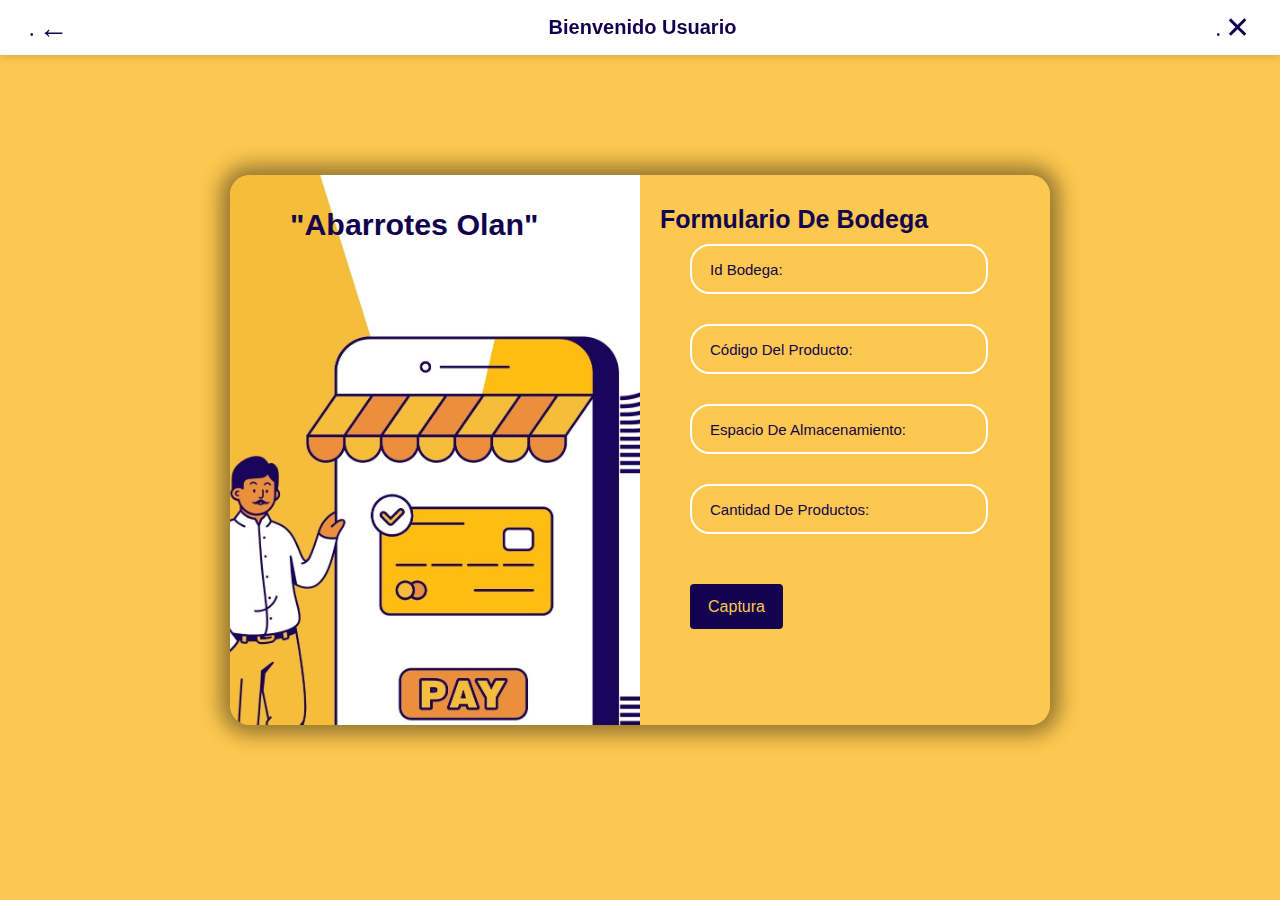
<file: Formulario_bodega.html>
<!DOCTYPE html>
<html lang="es">

<head>
    <meta charset="UTF-8">
    <meta name="viewport" content="width=device-width, initial-scale=1.0">
    <title>Formulario de Bodega</title>
    <link rel="stylesheet" href="https://cdnjs.cloudflare.com/ajax/libs/font-awesome/5.15.2/css/all.min.css">

    <link rel="stylesheet" href="estilosnormal.css">
</head>

<body>

    <div class="barra">
        <a href="TodosFor.html"><span class="icono regresar">&#8592;</span></a>
        <h2>Bienvenido Usuario</h2>
        <a href="indexx.html"><span class="icono salir">&#10005;</span></a>
    </div>

    

    <div class="container">
        <div class="item">

            <div class="contact">
                

                <div class="first-text"></div>
                <h3>"Abarrotes Olan"</h3>
            </div>

            <div class="submit-form">
                
                <h4 class="third-text text">Formulario de bodega</h4>
                <form action="bodega.php" method="post">

                    <div class="input-box">
                        <input type="number" class="input" id="id_bodega" name="id_bodega" required>
                        <label for="id_bodega">id bodega:</label>
                    </div>

                    <div class="input-box">
                        <input type="text" class="input" id="codigo_producto" name="codigo_producto" required>
                        <label for="codigo_producto">Código del Producto:</label>
                    </div>

                    <div class="input-box">
                        <input type="text" class="input" id="espacio_almacenamiento" name="espacio_almacenamiento" required>   
                        <label for="espacio_almacenamiento">Espacio de Almacenamiento:</label>
                    </div>

                    <div class="input-box">
                        <input type="text" class="input" id="cantidad" name="cantidad" required>
                        <label for="cantidad">Cantidad de Productos:</label>
                    </div>
                    

                    <button type="submit"  class="btn" name="Captura"> Captura</button>
                </form>

                <a href="#" class="logout-icon"><i class="fas fa-sign-out-alt"></i> Salir</a>

            </div>



            <div class="submit-form"></div>


        </div>
    </div>




</body>

</html>
</file>
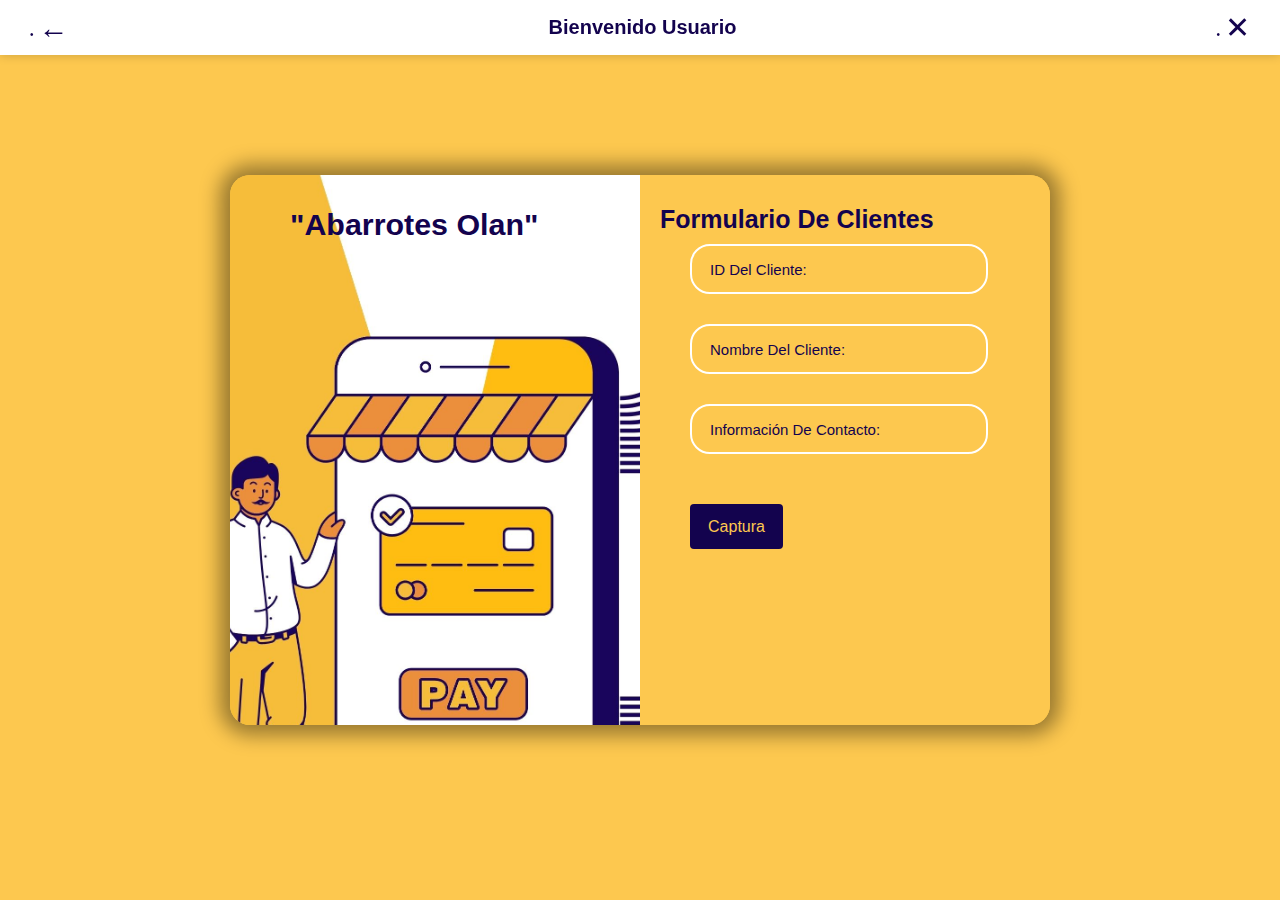
<file: Formulario_clientes.html>
<!DOCTYPE html>
<html lang="es">
<head>
    <meta charset="UTF-8">
    <meta name="viewport" content="width=device-width, initial-scale=1.0">
    <title>Formulario de Clientes</title>
    <link rel="stylesheet" href="estilosnormal.css">
</head>
<body>

    <div class="barra">
        <a href="TodosFor.html"><span class="icono regresar">&#8592;</span></a>
        <h2>Bienvenido Usuario</h2>
        <a href="indexx.html"><span class="icono salir">&#10005;</span></a>
    </div>


    <div class="container">

        <div class="item">

            <div class="contact">
                <div class="first-text"></div>
                <h3>"Abarrotes Olan"</h3>
            </div>

            <div class="submit-form">
                <h4 class="third-text text">Formulario de Clientes</h4>
                <form action="clientes.php" method="post">

                    <div class="input-box">
                        <input type="text" class="input" id="id_cliente" name="id_cliente" required><br>
                        <label for="id_cliente">ID del Cliente:</label>
                    </div>

                    <div class="input-box">
                        <input type="text" class="input" id="nombre_cliente" name="nombre_cliente" required><br>
                        <label for="nombre_cliente">Nombre del Cliente:</label>
                    </div>

                    <div class="input-box">
                        <input type="text" class="input" id="informacion_contacto" name="informacion_contacto" required><br>
                        <label for="informacion_contacto">Información de Contacto:</label>
                    </div>
                   
                    <button type="submit" class="btn" name="Captura"> Captura</button>
                </form>

    
            </div>

        </div>
    </div>

</body>
</html>
</file>
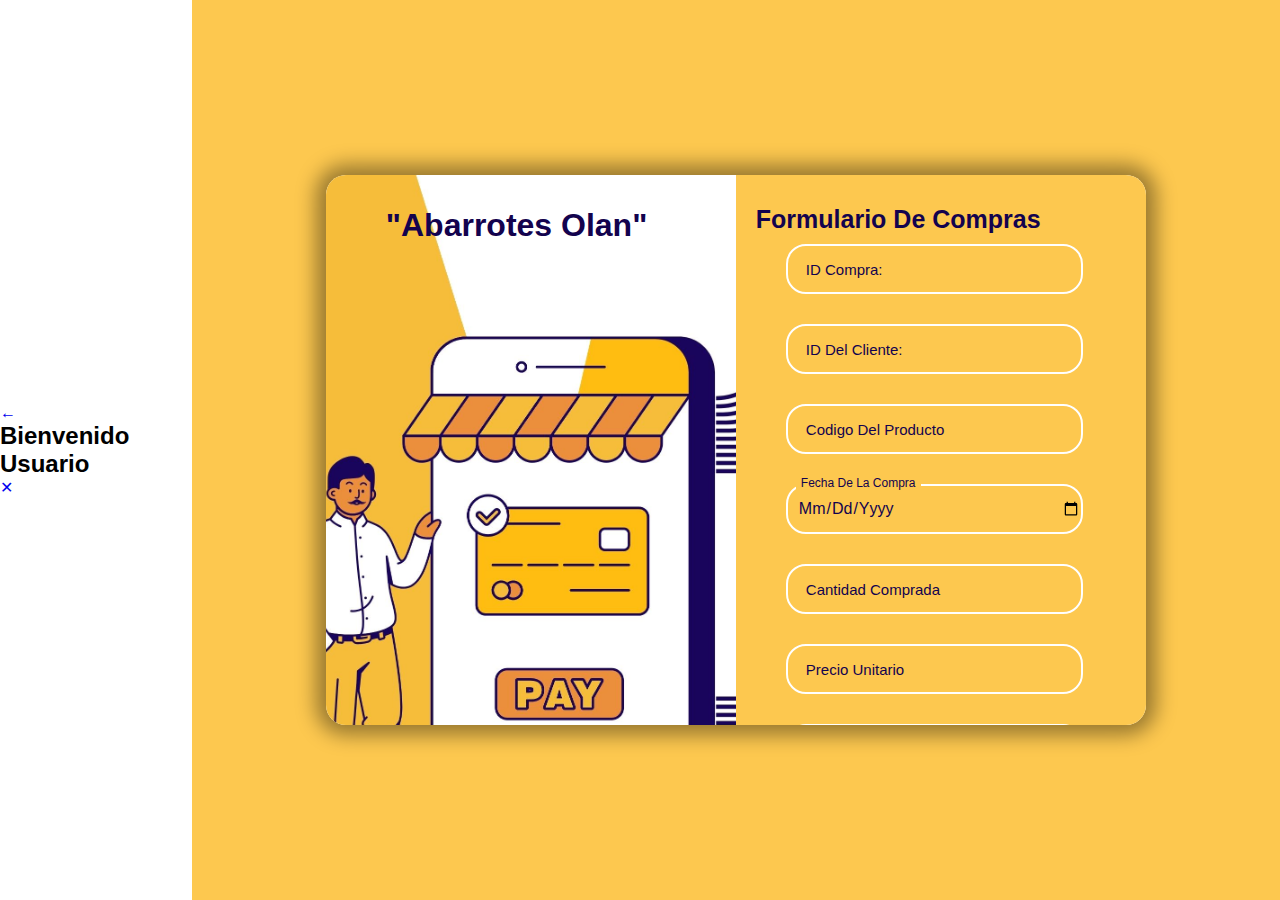
<file: Formulario_compras.html>
<!DOCTYPE html>
<html lang="es">
<head>
    <meta charset="UTF-8">
    <meta name="viewport" content="width=device-width, initial-scale=1.0">
    <title>Formulario compras</title>
    <link rel="stylesheet" href="estilos.css">
    

</head>
<body>

    <div class="barra">
        <a href="TodosFor.html"><span class="icono regresar">&#8592;</span></a>
        <h2>Bienvenido Usuario</h2>
        <a href="indexx.html"><span class="icono salir">&#10005;</span></a>
    </div>


    <div class="container">

        <div class="item">

            <div class="contact">

                <div class="first-text"></div>
                <h3>"Abarrotes Olan"</h3>
            </div>
            
            <div class="submit-form">
                <h4 class="third-text text">Formulario de Compras</h4>
                <form action="compras.php" method="post">

                    <div class="input-box">
                        <input type="text" class="input" name="id_compra" required>
                        <label for="id_compra">ID compra:</label>
                    </div>

                    <div class="input-box">
                        <input type="text"  class="input" name="id_cliente" required>
                        <label for="id_cliente">ID del cliente:</label>

                    </div>

                    <div class="input-box">
                        <input type="text"  class="input" name="codigo_producto" required>
                        <label for="codigo_producto">Codigo del producto</label>

                    </div>

                    <div class="input-box">
                        <input type="date"  class="input" name="fecha_compra" >
                        <label for="fecha_compra">Fecha de la compra</label>

                    </div>

                    <div class="input-box">
                        <input type="text"  class="input" name="cantidad_comprada" required>
                        <label for="cantidad_comprada">Cantidad comprada</label>

                    </div>

                    <div class="input-box">
                        <input type="text"  class="input" name="precio_unitario" required>
                        <label for="precio_unitario">Precio Unitario</label>

                    </div>

                    <div class="input-box">
                        <input type="text"  class="input" name="total_pagar" required>
                        <label for="total_pagar">Total a pagar</label>

                    </div>

                    <button type="submit" class="btn" name="Captura">Captura</button>


                    
                </form>

                
            </div>
        </div>
    </div>

    
    <script src="javascrip.js"></script>

</body>
</html>
</file>
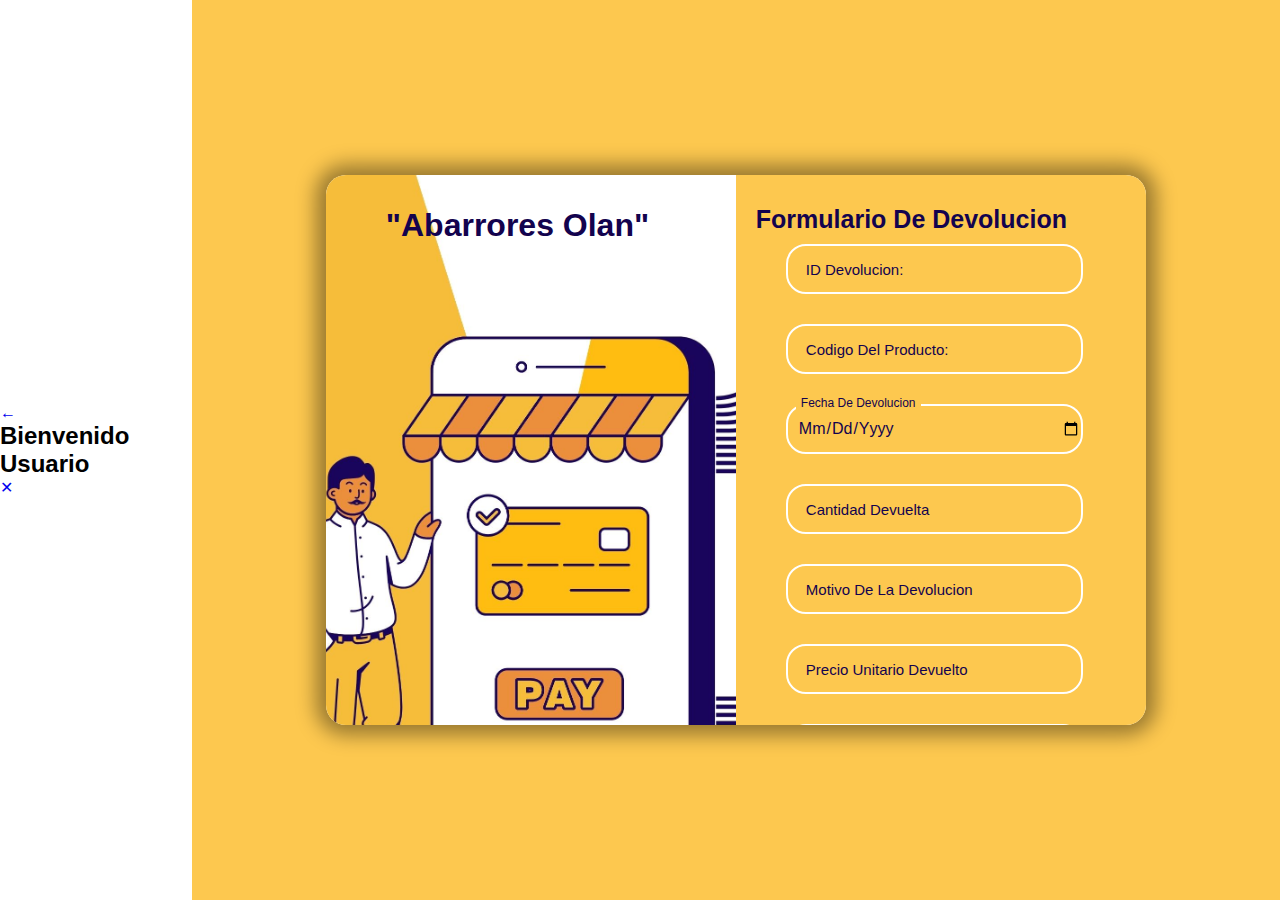
<file: Formulario_devolucion.html>
<!DOCTYPE html>
<html lang="es">
<head>
    <meta charset="UTF-8">
    <meta name="viewport" content="width=device-width, initial-scale=1.0">
    <title>Formulario Devolución</title>
    <link rel="stylesheet" href="estilos.css">
</head>
<body>

    <div class="barra">
        <a href="TodosFor.html"><span class="icono regresar">&#8592;</span></a>
        <h2>Bienvenido Usuario</h2>
        <a href="indexx.html"><span class="icono salir">&#10005;</span></a>
    </div>

    
    <div class="container">

        <div class="item">

            <div class="contact">

                <div class="first-text"></div>
                <h3>"Abarrores Olan"</h3>
            </div>

            <div class="submit-form">
                <h4 class="third-text text">Formulario de Devolucion</h4>
                <form action="devolucion.php" method="post">

                    <div class="input-box">
                        <input type="text" class="input" name="id_devolucion" required>
                        <label for="id_devolucion">ID devolucion:</label>

                    </div>

                    <div class="input-box">
                        <input type="text" class="input" name="codigo_producto" required>
                        <label for="codigo_producto">Codigo del producto:</label>
                    </div>

                    <div class="input-box">
                        <input type="date" class="input" name="fecha_devolucion" >
                        <label for="fecha_devolucion">Fecha de devolucion</label>
                    </div>

                    <div class="input-box">
                        <input type="text"class="input" name="cantidad_devuelta" required>
                        <label for="cantidad_devuelta">Cantidad devuelta</label>
                    </div>

                    <div class="input-box">
                        <input type="text"class="input" name="motivo_devolucion" required>
                        <label for="motivo_devolucion">Motivo de la devolucion</label>

                    </div>

                    <div class="input-box">
                        <input type="text" class="input" name="precio_unitario_devuelto" required>
                        <label for="precio_unitario_devuelto"> Precio unitario devuelto</label>

                    </div>

                    <div class="input-box">
                        <input type="text" class="input" name="precio_total_devuelto" required>
                        <label for="precio_total_devuelto">Precio total devuelto</label>

                    </div>

                    

                    <button type="submit"  class="btn" name="Captura">Captura</button>
                </form> 
            </div>
            
        </div>
    </div>



     
</body>
</html>
</file>
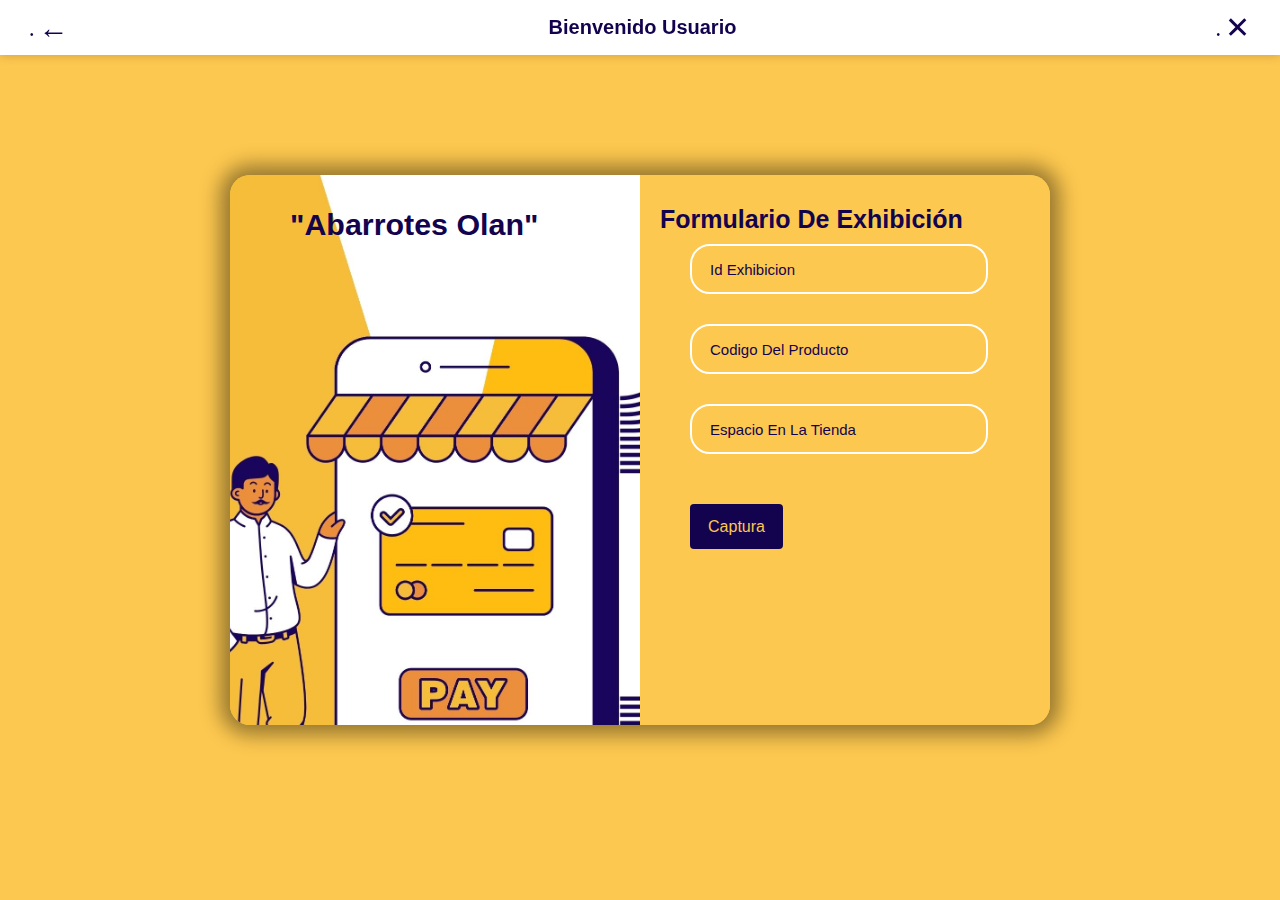
<file: Formulario_exhibicion.html>
<!DOCTYPE html>
<html lang="es">
<head>
    <meta charset="UTF-8">
    <meta name="viewport" content="width=device-width, initial-scale=1.0">
    <title>Formulario Exhibición</title>
    <link rel="stylesheet" href="estilosnormal.css">

</head>
<body>

    <div class="barra">
        <a href="TodosFor.html"><span class="icono regresar">&#8592;</span></a>
        <h2>Bienvenido Usuario</h2>
        <a href="indexx.html"><span class="icono salir">&#10005;</span></a>
    </div>


    <div class="container">

        <div class="item">

            <div class="contact">
                <div class="first-text"></div>
                <h3>"Abarrotes Olan"</h3>
            </div>

            <div class="submit-form">
                <h4 class="third-text text">Formulario de Exhibición</h4>
                <form action="exhibicion.php" method="post">
                    <div class="input-box">
                        <input type="text" class="input" name="id_exhibicion" required>
                        <label for="id_exhibicion">Id exhibicion</label>
                    </div>

                    <div class="input-box">
                        <input type="text" class="input" name="codigo_producto" required>
                        <label for="codigo_producto">Codigo del producto</label>
                    </div>

                    <div class="input-box">
                        <input type="text" class="input" name="espacio_en_tienda" required>
                        <label for="espacio_en_tienda">Espacio en la tienda</label>
                    </div>
                    
                    <button type="submit" class="btn" name="Captura"> Captura</button>
                </form>
            </div>
        </div>
    </div>
   

    <script src="javascrip.js"></script>
</body>
</html>
</file>
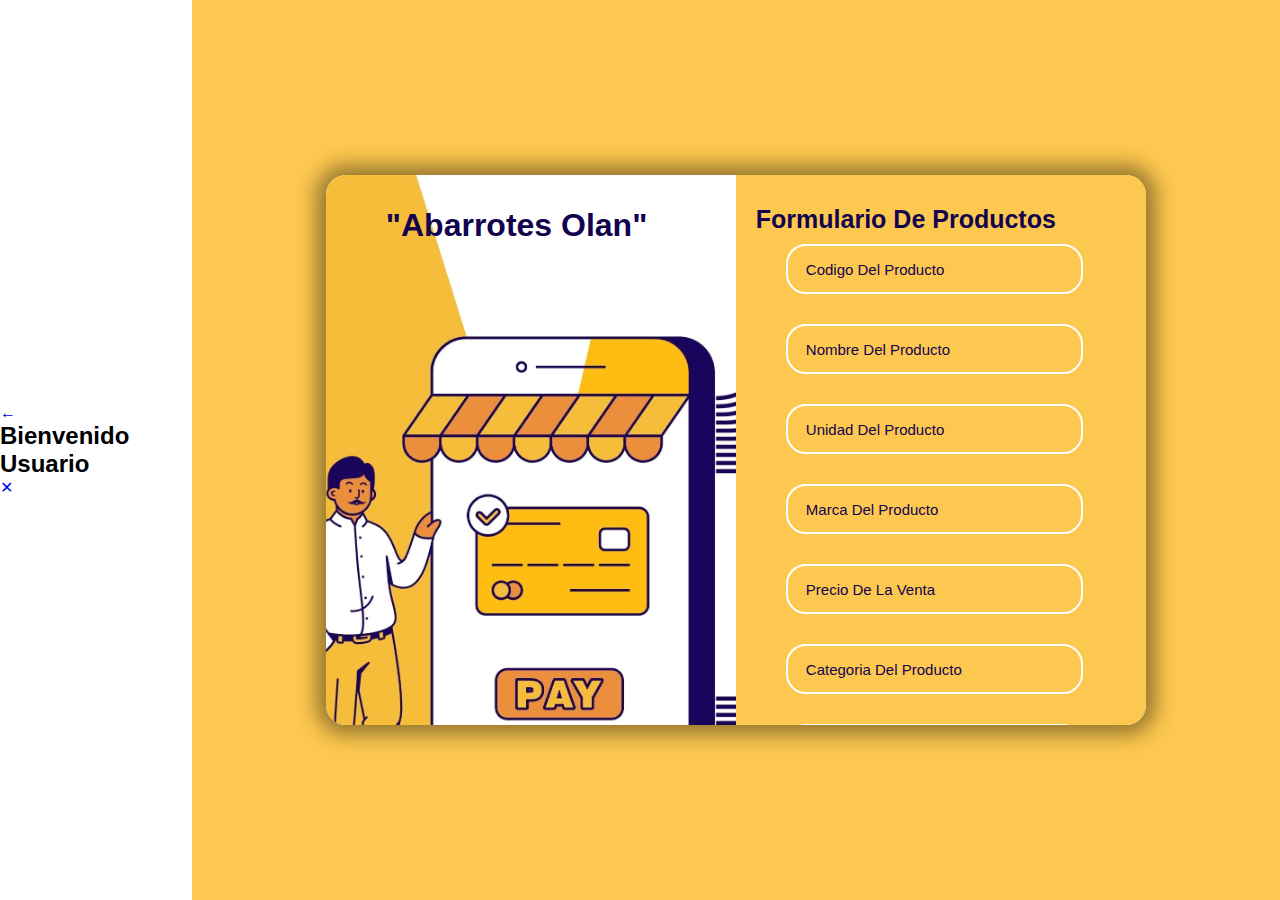
<file: Formulario_Productos.html>
<!DOCTYPE html>
<html lang="es">
<head>
    <meta charset="UTF-8">
    <meta name="viewport" content="width=device-width, initial-scale=1.0">
    <title>Formulario productos</title>
    <link rel="stylesheet" href="estilos.css">

</head>
<body>

    <div class="barra">
        <a href="TodosFor.html"><span class="icono regresar">&#8592;</span></a>
        <h2>Bienvenido Usuario</h2>
        <a href="indexx.html"><span class="icono salir">&#10005;</span></a>
    </div>


    <div class="container">

        <div class="item">

            <div class="contact">

                <div class="first-text"></div>
                <h3>"Abarrotes Olan"</h3>
            </div>

            <div class="submit-form">
                <h4 class="third-text text">Formulario de productos</h4>
                <form action="datos.php" method="post">

                    <div class="input-box">
                        <input type="text" class="input" name="codigo_producto" required>
                        <label for="codigo_producto">Codigo del producto</label>
                    </div>
                    
                    <div class="input-box">
                        <input type="text" class="input" name="nombre_producto" required>
                        <label for="nombre_producto">Nombre del producto</label>
                    </div>

                    <div class="input-box">
                        <input type="text" class="input" name="unidad_medida" required>
                        <label for="unidad_medida">Unidad del producto</label>
                    </div>

                    <div class="input-box">
                        <input type="text" class="input" name="marca_producto" required>
                        <label for="marca_producto">Marca del producto</label>
                    </div>

                    <div class="input-box">
                        <input type="text" class="input" name="precio_venta"required>
                        <label for="precio_venta">Precio de la venta</label>
                    </div>

                    <div class="input-box">
                        <input type="text" class="input" name="Categoria_producto" required>
                        <label for="Categoria_producto">Categoria del producto</label>
                    </div>

                    <div class="input-box">
                        <input type="text" class="input" name="Margen_ganancia" required>
                        <label for="Margen_ganancia">Margen de ganacia</label>
                    </div>

                    <div class="input-box">
                        <input type="text" class="input" name="costo_compra" required>
                        <label for="costo_compra">Costo de la compra</label>
                    </div>

                    <button type="submit" class="btn" name="Captura"> Captura</button>
                </form> 
            </div>
        </div>
    </div> 


    <script src="javascrip.js"></script>
</body>
</html>
</file>
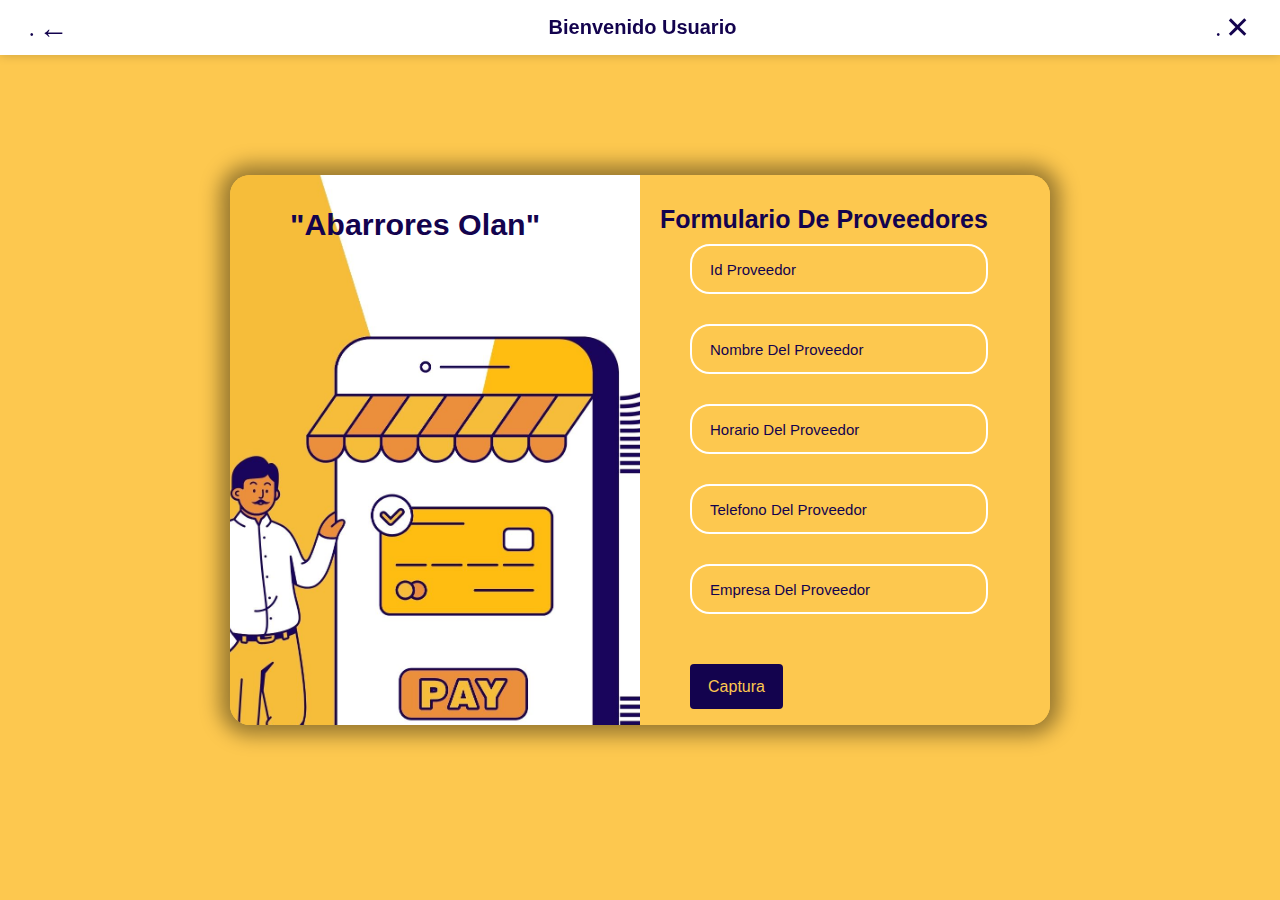
<file: Formulario_proveedores.html>
<!DOCTYPE html>
<html lang="es">
<head>
    <meta charset="UTF-8">
    <meta name="viewport" content="width=device-width, initial-scale=1.0">
    <title>Formulario Proveedores</title>
    <link rel="stylesheet" href="estilosnormal.css">

</head>
<body>

    <div class="barra">
        <a href="TodosFor.html"><span class="icono regresar">&#8592;</span></a>
        <h2>Bienvenido Usuario</h2>
        <a href="indexx.html"><span class="icono salir">&#10005;</span></a>
    </div>


    <div class="container">

        <div class="item">

            <div class="contact">
                <div class="first-text"></div>
                <h3>"Abarrores Olan"</h3>
            </div>

            <div class="submit-form">
                <h4 class="third-text text">Formulario de proveedores</h4>
                <form action="proveedores.php" method="post">

                    <div class="input-box">
                        <input type="text" class="input" name="id_proveedor" required>
                        <label for="id_proveedor">Id proveedor</label>
                    </div>

                    <div class="input-box">
                        <input type="text" class="input" name="nombre" required>
                        <label for="nombre">Nombre del proveedor</label>
                    </div>

                    <div class="input-box">
                        <input type="text" class="input" name="horario" required >
                        <label for="horario">Horario del proveedor</label>

                    </div>

                    <div class="input-box">
                        <input type="text" class="input" name="telefono" required>
                        <label for="telefono">Telefono del proveedor</label>
                    </div>

                    <div class="input-box">
                        <input type="text" class="input" name="empresa" required>
                        <label for="empresa">Empresa del proveedor</label>
                    </div>

                    <button type="submit" class="btn" name="Captura">Captura</button>
                </form>  

            </div>
        </div>
    </div>


   
</body>
</html>
</file>
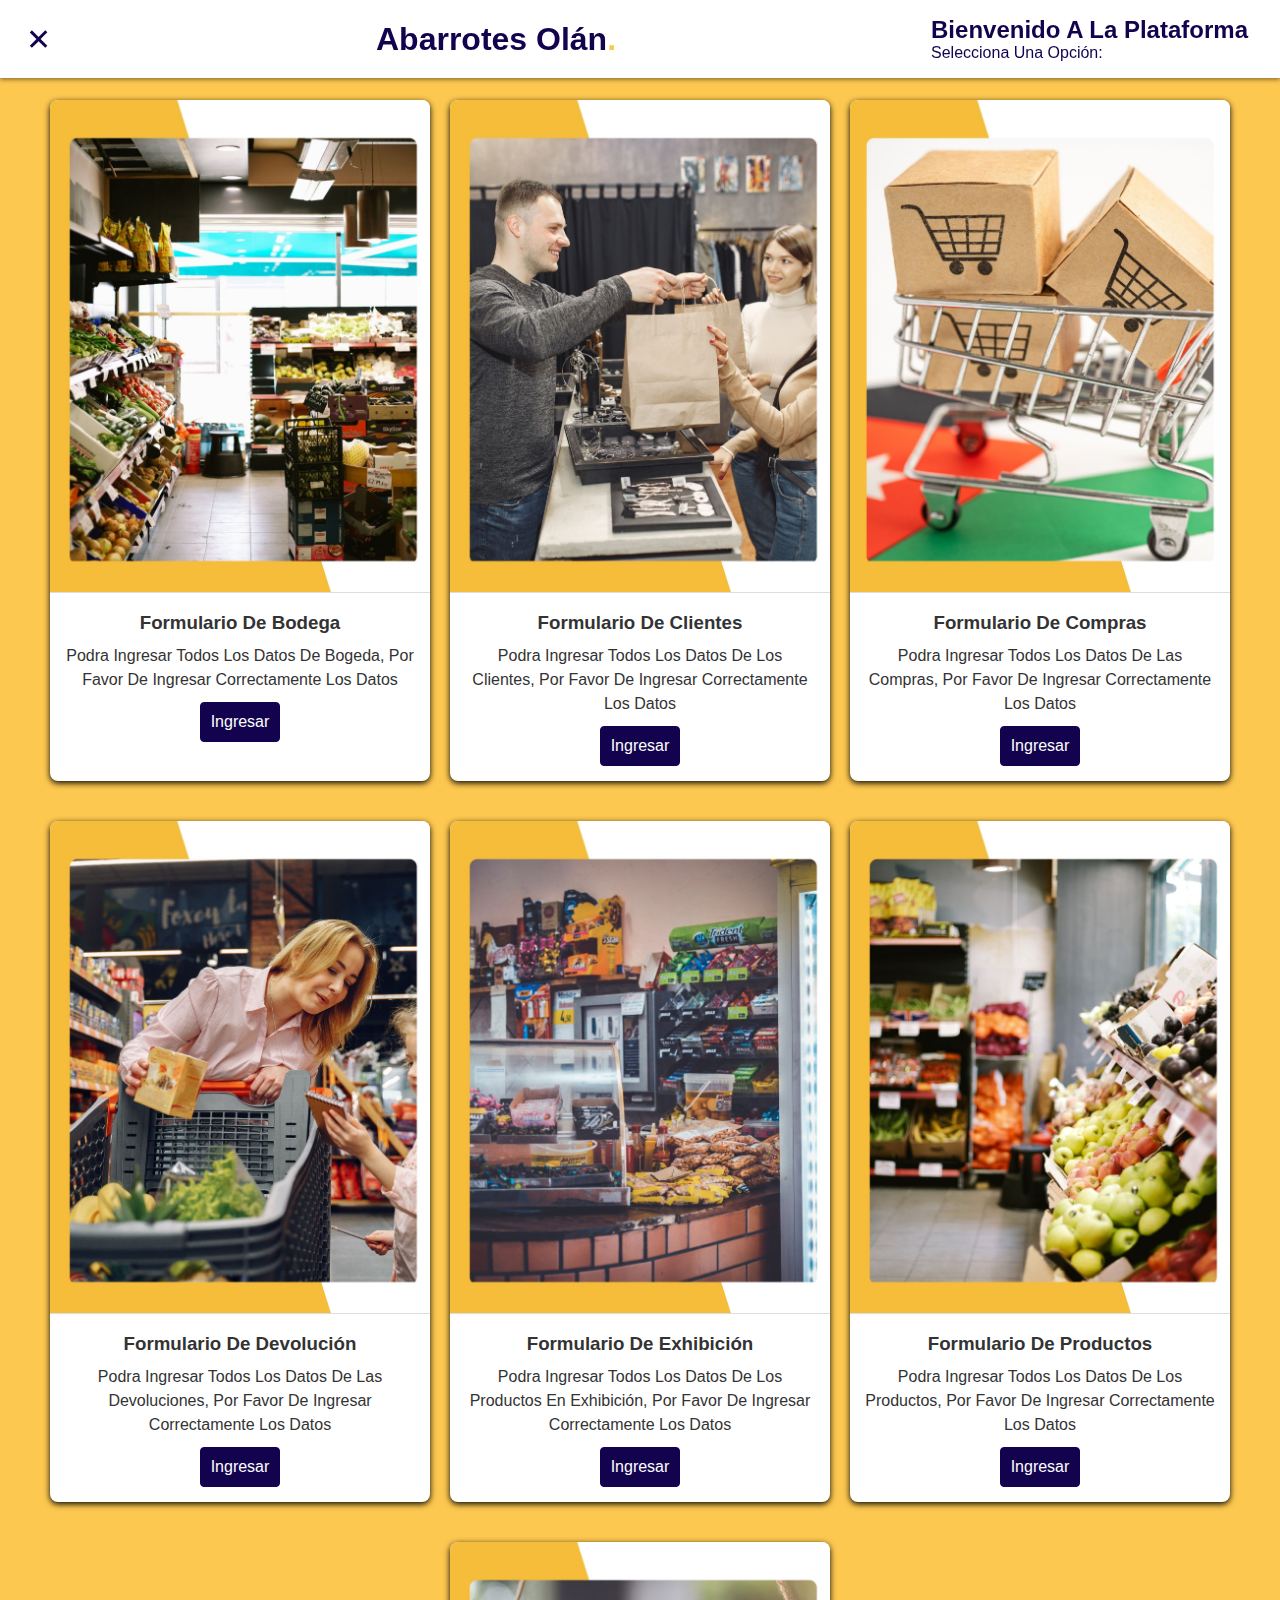
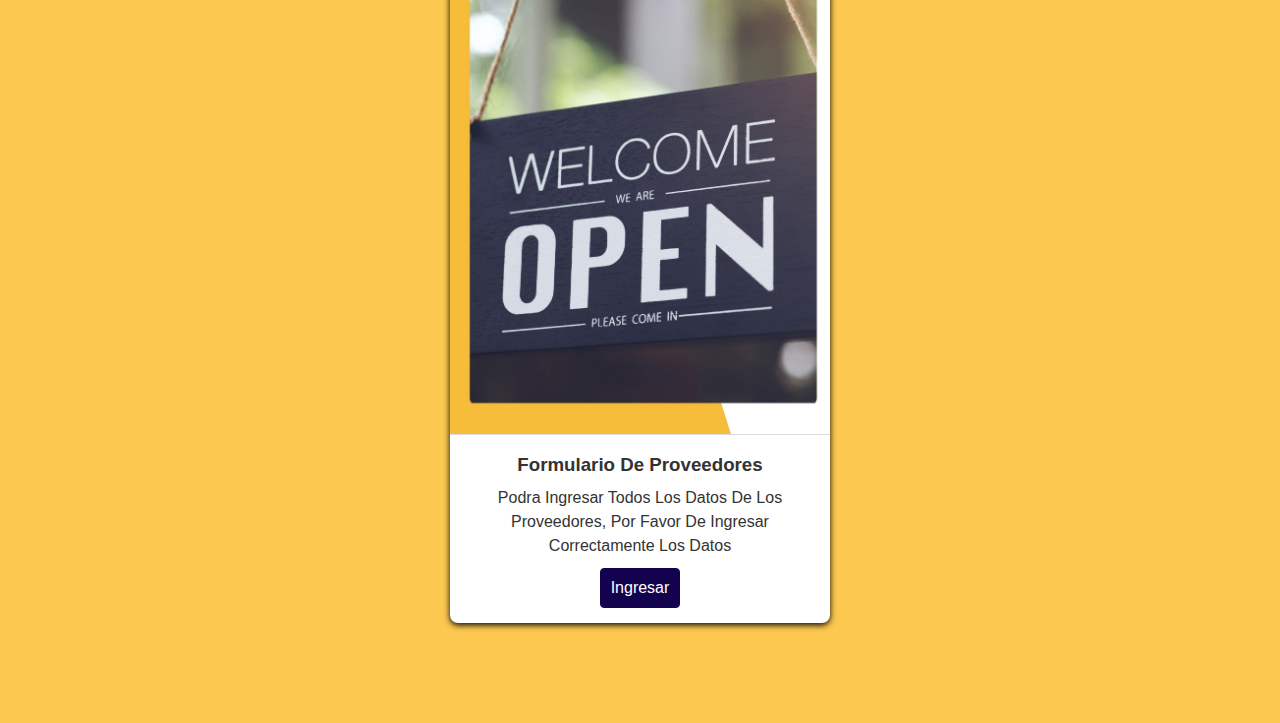
<file: TodosFor.html>
<!DOCTYPE html>
<html lang="en">
<head>
    <meta charset="UTF-8">
    <meta name="viewport" content="width=device-width, initial-scale=1.0">
    <title>Bievenido a la Plataforma</title>
    <link rel="stylesheet" href="https://cdnjs.cloudflare.com/ajax/libs/font-awesome/6.5.1/css/all.min.css" integrity="sha512-DTOQO9RWCH3ppGqcWaEA1BIZOC6xxalwEsw9c2QQeAIftl+Vegovlnee1c9QX4TctnWMn13TZye+giMm8e2LwA==" crossorigin="anonymous" referrerpolicy="no-referrer" />
    <link
    href="https://cdn.jsdelivr.net/npm/swiper@11/swiper-bundle.min.css"
    rel="stylesheet"
    />
    <link href='https://unpkg.com/boxicons@2.1.4/css/boxicons.min.css' rel='stylesheet'>


    <link rel="stylesheet" href="estiloInicio.css">

</head>
<body>

    
    <header>
        <a href="indexx.html"><span class="icono salir">&#10005;</span></a>
        <a href="#" class="logo">Abarrotes Olán<span>.</span></a>

        <nav class="navbar">
            <h2>Bienvenido a la Plataforma</h2>
            <p>Selecciona una opción:</p>

        </nav>
    </header>



    <div class="container">

        <div class="card">
            <figure>
                <img src="imag/5.jpg" alt="">
            </figure>

            <div class="contenido">
                <h3>Formulario de Bodega</h3>
                <p>Podra ingresar todos los datos de bogeda, por favor de ingresar correctamente los datos</p>
                <a href="Formulario_bodega.html">Ingresar</a>
            </div>
        </div>

        <div class="card">
            <figure>
                <img src="imag/1.jpg" alt="">
            </figure>
    
            <div class="contenido">
                <h3>Formulario de Clientes</h3>
                <p>Podra ingresar todos los datos de los clientes, por favor de ingresar correctamente los datos</p>
                <a href="Formulario_clientes.html">Ingresar</a>
            </div>
        </div>
        <div class="card">
            <figure>
                <img src="imag/2.jpg" alt="">
            </figure>
    
            <div class="contenido">
                <h3>Formulario de compras</h3>
                <p>Podra ingresar todos los datos de las compras, por favor de ingresar correctamente los datos</p>
                <a href="Formulario_compras.html">Ingresar</a>
            </div>
        </div>
        <div class="card">
            <figure>
                <img src="imag/7.jpg" alt="">
            </figure>
    
            <div class="contenido">
                <h3>Formulario de Devolución</h3>
                <p>Podra ingresar todos los datos de las devoluciones, por favor de ingresar correctamente los datos</p>
                <a href="Formulario_devolucion.html">Ingresar</a>
            </div>
        </div>
        <div class="card">
            <figure>
                <img src="imag/3.jpg" alt="">
    
            <div class="contenido">
                <h3>Formulario de Exhibición</h3>
                <p>Podra ingresar todos los datos de los productos en Exhibición, por favor de ingresar correctamente los datos</p>
                <a href="Formulario_exhibicion.html">Ingresar</a>
            </div>
        </div>
        <div class="card">
            <figure>
                <img src="imag/4.jpg" alt="">
    
            <div class="contenido">
                <h3>Formulario de Productos</h3>
                <p>Podra ingresar todos los datos de los productos, por favor de ingresar correctamente los datos</p>
                <a href="Formulario_Productos.html">Ingresar</a>
            </div>
        </div>
    
        <div class="card">
            <figure>
                <img src="imag/6.jpg" alt="">
    
            <div class="contenido">
                <h3>Formulario de proveedores</h3>
                <p>Podra ingresar todos los datos de los proveedores, por favor de ingresar correctamente los datos</p>
                <a href="Formulario_proveedores.html">Ingresar</a>
            </div>
        </div>
    </div>
    

    





    <script src="https://cdn.jsdelivr.net/npm/swiper@11/swiper-bundle.min.js"></script>

    
</body>
</html>
</file>
<file: estilosnormal.css>
@import url('https://fonts.googleapis.com/css2?family=Josefin+Sans&family=Roboto+Slab:wght@500&display=swap');



:root{
    --amarillo:#fdc84f;
}

*{
    margin:0; padding: 0;
    box-sizing: border-box;
    font-family: Verdana, Geneva, Tahoma, sans-serif;
    outline: none;border: none;
    text-decoration: none;
    text-transform: capitalize;
    transition: .2s linear;
}


body{
    display: flex;
    justify-content: center;
    align-items: center;
    min-height: 100vh;
    
}

form {
    padding: 0 50px;
    height: 100%;
    width: 100%;
    overflow: hidden;
    
    
}





.submit-form:hover {
    max-height: 100%; /* Al pasar el ratón sobre el formulario, muestra el contenido completo */
}


.input-box{
    height: 50px;
    width: 80%;
    margin: 30px 0;
    position: relative;
}

.input{
    width: 120%;
    height: 100%;
    background: transparent;
    border: 2px solid #fff;
    border-radius: 20px;
    outline: none;
    padding-left: 10px;
    color: #13034e;
    font-size: 16px;
}

.input-box label{
    position: absolute;
    top: 50%;
    left: 10px;
    padding-left: 10px;
    transform: translateY(-50%);
    font-size: 15px;
    font-weight: 500;
    color: #13034e;
    transition: .3s;
}

.input-box .input:focus ~ label,
.input-box .input:valid ~ label{
    top: -1px;
    left: 10px;
    background: #fdc84f;
    font-weight: 500;
    font-size: 12px;
    padding: 5px;
}

.third-text{
    font-size: 25px;
    position: relative;
    top: 20px;
    left: 20px;
    padding-top: 10px;
    color: #13034e;
}

.container{
    position: relative;
    width: 100%;
    height: 100vh;
    background: var(--amarillo);
    display: flex;
    justify-content: center;
    align-items: center;
    overflow-y: auto; 
    margin: auto;



}



.item{
    width: 100%;
    height: 550px;
    max-width: 820px;
    background-color: #fdc84f;
    border-radius: 20px;
    box-shadow: 0 0 20px 10px rgba(0,0,0,.4);
    overflow: hidden;
    grid-template-columns: repeat(2, 1fr);
    display: grid;
    z-index: 1000;

}

.contact{
    display: flex;

    min-height: 100vh;
    background: url(imag/nuevo.jpg)no-repeat;  
    background-size: cover;
    background-position: center;
}

.contact h3{
    font-size: 1.9rem;
    color:#13034e;
    margin: 0 .5rem;
    padding: 2rem;
}

.contact span{
 

    font-size: 3.5rem;
    color: #19055b;
    padding: 1rem 0;
    line-height: 1.5;
}

.submit-form{
    background: var(--amarillo);
}

.first-text{
    padding-left: 20px;
    padding-top: 20px;
    font-size: 35px;
    color: #fff;
    font-weight: 600;
    text-transform: capitalize;
}

.imagen{
    height: 350px;
    width: 300px;
}


.btn{
    background: #13034e;
    outline: none;
    border: none;
    border-radius: 4px;
    height: 45px;
    width: 30%;
    font-size: 16px;
    color: #fdc84f;
    cursor: pointer;
    font-weight: 500;
    margin-top: 20px; 
}

.barra {
    display: flex;
    justify-content: space-between;
    align-items: center;
    background-color: #fff;
    color: #13034e;
    padding: 10px 20px;
    position: fixed;
    top: 0;
    left: 0;
    width: 100%;
    z-index: 1000;
    box-shadow: 0 0 10px rgba(0, 0, 0, 0.2);
}

.barra h2 {
    font-size: 20px;
    margin: 0;
}

.icono {
    font-size: 30px;
    cursor: pointer;
    color: #13034e;
}

.regresar,
.salir {
    margin: 0 10px;
    transition: color 0.3s;
}

.regresar:hover,
.salir:hover {
    color: #fff; /* Cambia el color al pasar el mouse sobre los iconos */
}

.regresar::before,
.salir::before {
    content: '\2022'; /* Añade un pequeño círculo antes de los iconos */
    font-size: 10px;
    margin-right: 5px;
}

.regresar::before {
    color: #13034e;
}

.salir::before {
    color: #13034e;
}






@media(max-width:850px){
    .item{
        grid-template-columns: 1fr;
    }
    .contact{
        display: none;
    }
    .text{
        font-size: 40px;
        text-align: center;
    }

    .btn{
        width: 25%;
        height: 40px;
        font-size: 12px;
    }
}

@media(max-width:480px){
    .item{
        grid-template-columns: 1fr;
    }
    .contact{
        display: none;
    }
    .text{
        font-size: 20px;
        text-align: center;
    }

    .btn{
        width: 20%;
        height: 40px;
        font-size: 12px;
    }
}
</file>
<file: estilos.css>
@import url('https://fonts.googleapis.com/css2?family=Josefin+Sans&family=Roboto+Slab:wght@500&display=swap');



:root{
    --amarillo:#fdc84f;
}

*{
    margin:0; padding: 0;
    box-sizing: border-box;
    font-family: Verdana, Geneva, Tahoma, sans-serif;
    outline: none;border: none;
    text-decoration: none;
    text-transform: capitalize;
    transition: .2s linear;
}


body{
    display: flex;
    justify-content: center;
    align-items: center;
    min-height: 100vh;
    
}

form {
    padding: 0 50px;
    height: 100%;
    width: 100%;
    overflow: hidden;
   
}

.input-box{
    height: 50px;
    width: 80%;
    margin: 30px 0;
    position: relative;
}

.input{
    width: 120%;
    height: 100%;
    background: transparent;
    border: 2px solid #fff;
    border-radius: 20px;
    outline: none;
    padding-left: 10px;
    color: #13034e;
    font-size: 16px;
}

.input-box label{
    position: absolute;
    top: 50%;
    left: 10px;
    padding-left: 10px;
    transform: translateY(-50%);
    font-size: 15px;
    font-weight: 500;
    color: #13034e;
    transition: .3s;
}

.input-box .input:focus ~ label,
.input-box .input:valid ~ label{
    top: -1px;
    left: 10px;
    background: #fdc84f;
    font-weight: 500;
    font-size: 12px;
    padding: 5px;
}

.third-text{
    font-size: 25px;
    position: relative;
    top: 20px;
    left: 20px;
    padding-top: 10px;
    color: #13034e;
}

.container{
    position: relative;
    width: 100%;
    height: 100vh;
    background: var(--amarillo);
    display: flex;
    justify-content: center;
    align-items: center;
    
}

.item{
    width: 100%;
    height: 550px;
    max-width: 820px;
    background-color: #fff;
    border-radius: 20px;
    box-shadow: 0 0 20px 10px rgba(0,0,0,.4);
    overflow: hidden;
    grid-template-columns: repeat(2, 1fr);
    display: grid;
    z-index: 1000;
}

.contact{
    display: flex;

    min-height: 100vh;
    background: url(imag/nuevo.jpg)no-repeat;  
    background-size: cover;
    background-position: center;
}

.contact h3{
    font-size: 2rem;
    color:#13034e;
    margin: 0 .5rem;
    padding: 2rem;
}

.contact span{
 

    font-size: 3.5rem;
    color: #19055b;
    padding: 1rem 0;
    line-height: 1.5;
}

.submit-form{
    background: var(--amarillo);
}

.first-text{
    padding-left: 20px;
    padding-top: 20px;
    font-size: 35px;
    color: #fff;
    font-weight: 600;
    text-transform: capitalize;
}

.imagen{
    height: 350px;
    width: 300px;
}


.btn{
    position: relative;
    top: 100px;
    background: #13034e;
    outline: none;
    border: none;
    border-radius: 4px;
    height: 45px;
    width: 30%;
    font-size: 16px;
    color: #fdc84f;
    cursor: pointer;
    font-weight: 500;
}





@media(max-width:850px){
    .item{
        grid-template-columns: 1fr;
    }
    .contact{
        display: none;
    }
    .text{
        font-size: 40px;
        text-align: center;
    }

    .btn{
        width: 25%;
        height: 40px;
        font-size: 12px;
    }
}

@media(max-width:480px){
    .item{
        grid-template-columns: 1fr;
    }
    .contact{
        display: none;
    }
    .text{
        font-size: 20px;
        text-align: center;
    }

    .btn{
        width: 20%;
        height: 40px;
        font-size: 12px;
    }
}
</file>
<file: estiloInicio.css>
*{
    margin:0; padding: 0;
    box-sizing: border-box;
    font-family: Verdana, Geneva, Tahoma, sans-serif;
    outline: none;border: none;
    text-decoration: none;
    text-transform: capitalize;
    transition: .2s linear;
}

body{
    background-color: #fdc84f;
}



header {
    position: fixed;
    top: 0;
    left: 0;
    right: 0;
    background: #ffffff;
    color: #13034e;
    padding: 1rem;
    display: flex;
    align-items: center;
    justify-content: space-between;
    z-index: 1000;
    box-shadow: 0 2px 4px rgba(0, 0, 0, 0.4);
}

header .logo {
    font-size: 2rem;
    font-weight: bolder;
    color: #13034e;
}

header .logo span {
    color: #fdc84f;
}

header .navbar h2 {
    font-size: 1.5rem;
    margin-right: 1rem;
}

header .navbar p {
    font-size: 1rem;
    margin-right: 1rem;
}

header .navbar a {
    font-size: 1.2rem;
    margin-right: 1rem;
    color: #ddd;
    text-decoration: none;
}

header .navbar a:hover {
    color: #fff;
}

.container {
    width: 100%;
    max-width: 1200px;
    margin: 80px auto; /* Add some space below the fixed header */
    display: flex;
    flex-wrap: wrap;
    justify-content: space-around;
}

.card {
    width: calc(33.33% - 20px);
    margin: 20px 0;
    border-radius: 8px;
    overflow: hidden;
    background: #fff;
    box-shadow: 0 2px 6px rgba(0, 0, 0, 10);
    transition: all 0.4s ease;
}

.card:hover {
    box-shadow: 0 4px 12px rgba(0, 0, 0, 0.6);
    transform: translateY(-5px);
}

.card img {
    width: 100%;
    height: auto;
    border-bottom: 1px solid #ddd;
}

.card .contenido {
    padding: 15px;
    text-align: center;
}

.card .contenido p {
    line-height: 1.5;
    color: #333;
}

.card .contenido h3 {
    font-weight: 600;
    margin-bottom: 10px;
    color: #333;
}

.card .contenido a {
    display: inline-block;
    padding: 10px;
    margin-top: 10px;
    color: #fff;
    background-color: #13034e; 
    border: 1px solid #13034e;
    border-radius: 4px;
    text-decoration: none;
    transition: background-color 0.4s ease;
}

.card .contenido a:hover {
    background-color: #fff;
    color: #13034e; 
}

.icono {
    font-size: 30px;
    cursor: pointer;
    color: #13034e;
}

.regresar,
.salir {
    margin: 0 10px;
    transition: color 0.3s;
}

.regresar:hover,
.salir:hover {
    color: #d00d0d; /* Cambia el color al pasar el mouse sobre los iconos */
}

.regresar::before,
.salir::before {
   
    font-size: 10px;
    margin-right: 5px;
}

.regresar::before {
    color: #13034e;
}

.salir::before {
    color: #13034e;
}
</file>
